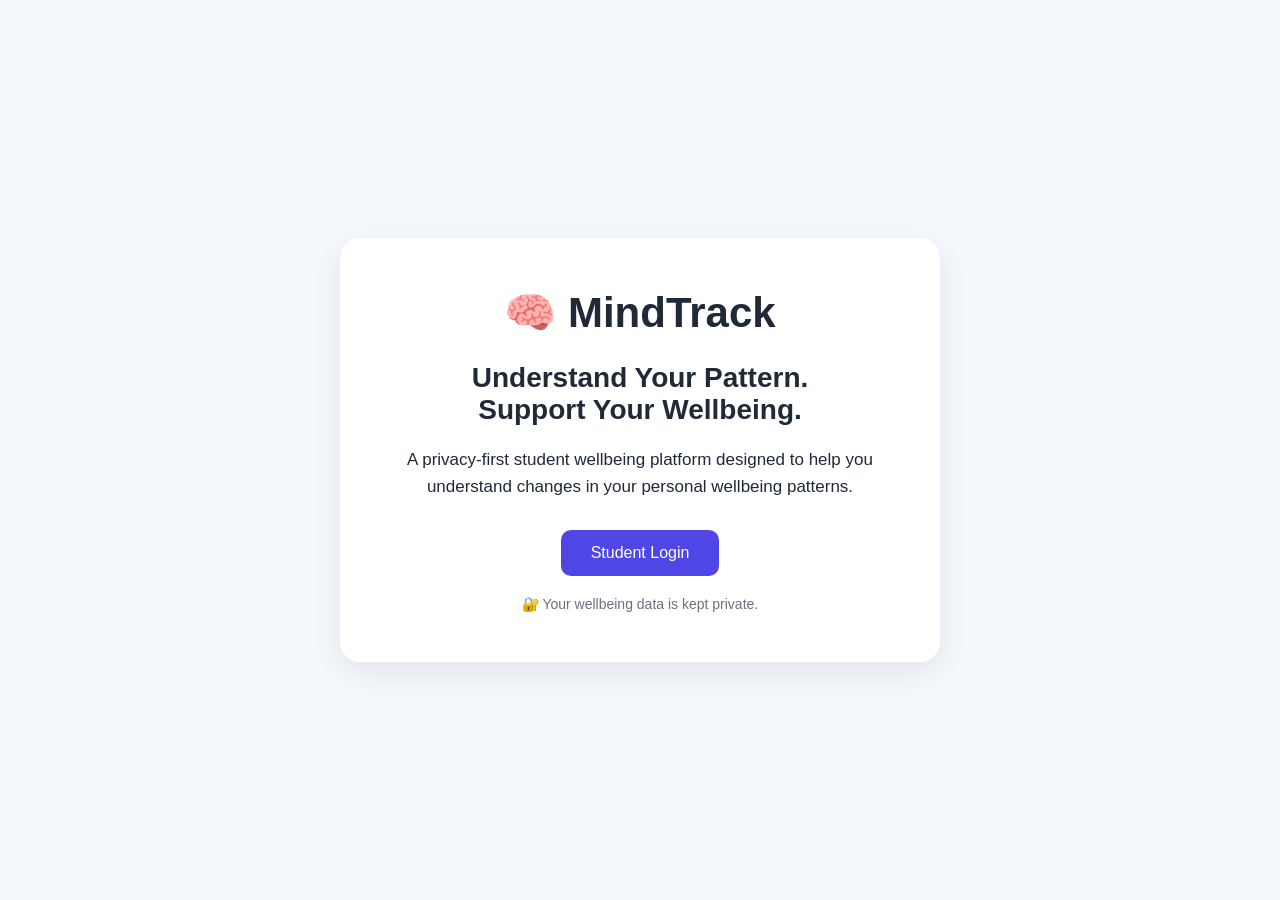
<file: index.html>
<!DOCTYPE html>
<html lang="en">
<head>
    <meta charset="UTF-8">
    <meta name="viewport" content="width=device-width, initial-scale=1.0">

    <title>MindTrack</title>

    <link rel="stylesheet" href="style.css">
</head>

<body>

    <div class="welcome-container">

        <div class="welcome-card">

            <h1>🧠 MindTrack</h1>

            <h2>Understand Your Pattern.<br>
                Support Your Wellbeing.</h2>

            <p>
                A privacy-first student wellbeing platform
                designed to help you understand changes
                in your personal wellbeing patterns.
            </p>

            <button onclick="window.location.href='login.html'">
              Student Login
            </button>

            <div class="privacy-note">
                🔐 Your wellbeing data is kept private.
            </div>

        </div>

    </div>

    <script src="script.js"></script>

</body>
</html>
</file>
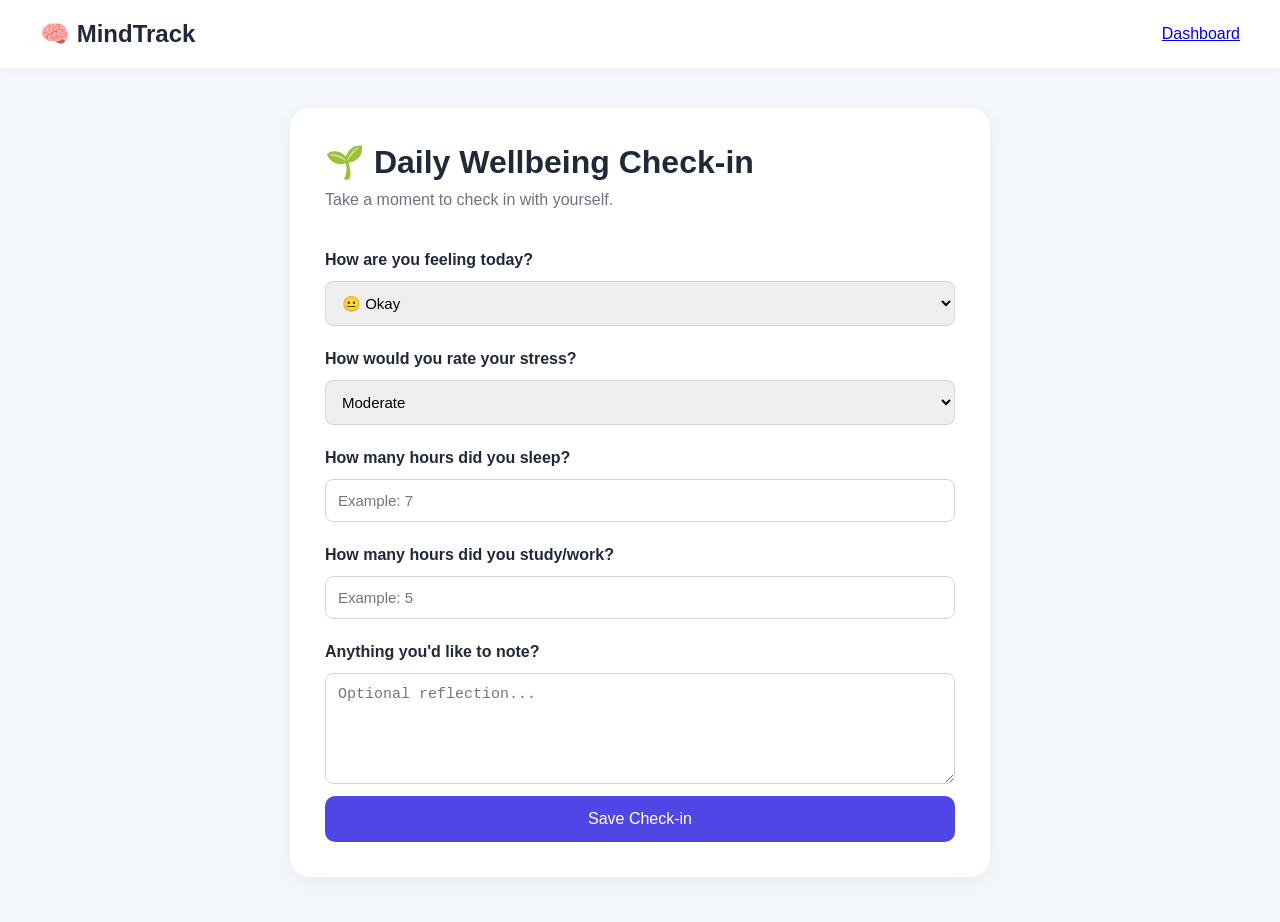
<file: checkin.html>
<!DOCTYPE html>
<html lang="en">

<head>

    <meta charset="UTF-8">

    <meta name="viewport"
          content="width=device-width, initial-scale=1.0">

    <title>Daily Check-in</title>

    <link rel="stylesheet" href="style.css">

</head>

<body>

    <header class="topbar">

        <h2>🧠 MindTrack</h2>

        <a href="dashboard.html">Dashboard</a>

    </header>


    <main class="checkin-container">

        <div class="checkin-card">

            <h1>🌱 Daily Wellbeing Check-in</h1>

            <p>
                Take a moment to check in with yourself.
            </p>


            <form id="checkinForm">


                <label>
                    How are you feeling today?
                </label>

                <select id="mood">

                    <option value="1">😞 Very Low</option>
                    <option value="2">🙁 Low</option>
                    <option value="3" selected>😐 Okay</option>
                    <option value="4">🙂 Good</option>
                    <option value="5">😄 Very Good</option>

                </select>


                <label>
                    How would you rate your stress?
                </label>

                <select id="stress">

                    <option value="1">Very Low</option>
                    <option value="2">Low</option>
                    <option value="3" selected>Moderate</option>
                    <option value="4">High</option>
                    <option value="5">Very High</option>

                </select>


                <label>
                    How many hours did you sleep?
                </label>

                <input
                    type="number"
                    id="sleep"
                    min="0"
                    max="24"
                    step="0.5"
                    placeholder="Example: 7"
                    required
                >


                <label>
                    How many hours did you study/work?
                </label>

                <input
                    type="number"
                    id="study"
                    min="0"
                    max="24"
                    step="0.5"
                    placeholder="Example: 5"
                    required
                >


                <label>
                    Anything you'd like to note?
                </label>

                <textarea
                    id="journal"
                    rows="5"
                    placeholder="Optional reflection..."
                ></textarea>


                <button type="submit">
                    Save Check-in
                </button>


            </form>

        </div>

    </main>


    <script src="checkin.js"></script>

</body>

</html>
</file>
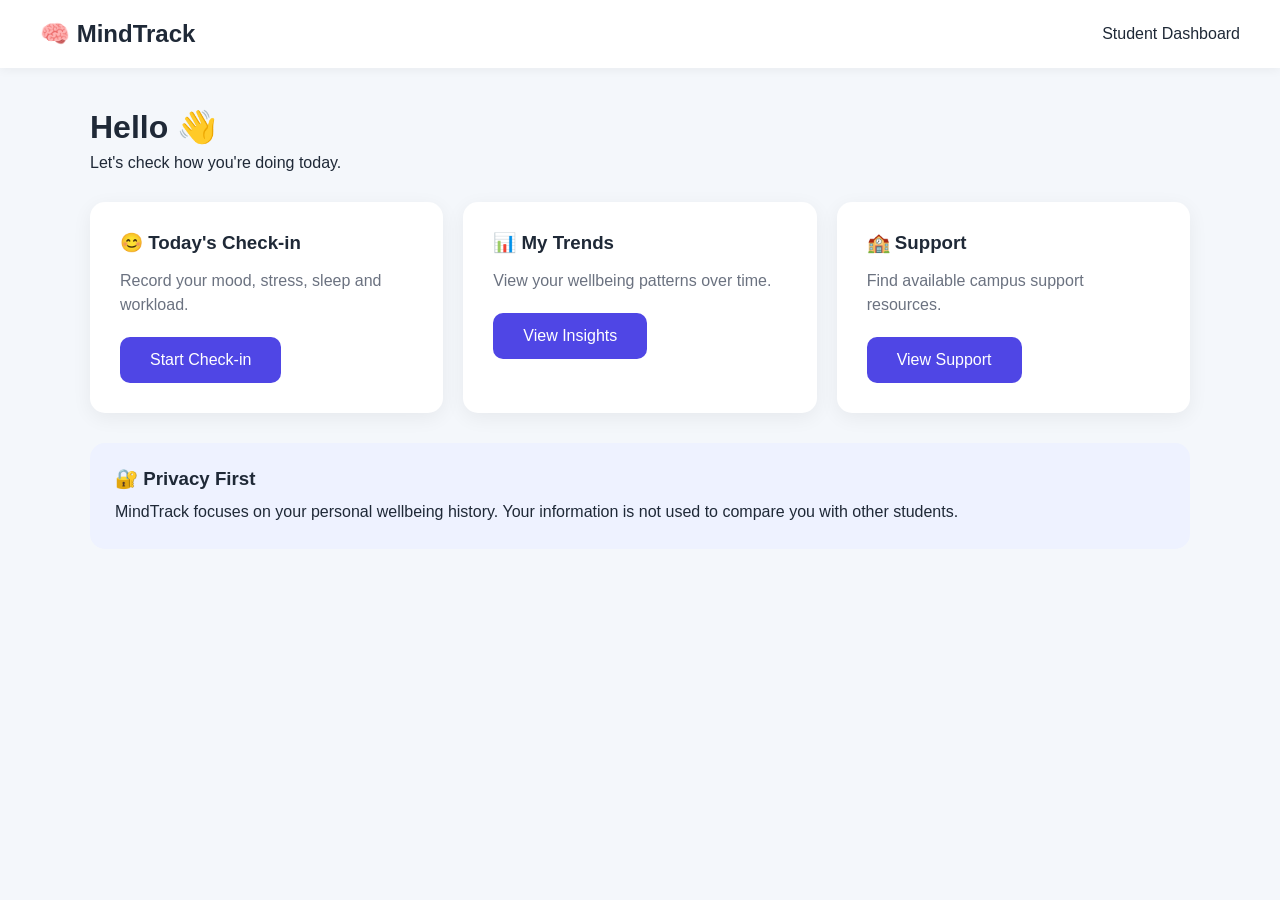
<file: dashboard.html>
<!DOCTYPE html>
<html lang="en">

<head>

    <meta charset="UTF-8">

    <meta name="viewport"
          content="width=device-width, initial-scale=1.0">

    <title>MindTrack Dashboard</title>

    <link rel="stylesheet" href="style.css">

</head>

<body>

    <header class="topbar">

        <h2>🧠 MindTrack</h2>

        <span>Student Dashboard</span>

    </header>


    <main class="dashboard">

        <section class="welcome-section">

            <h1>Hello 👋</h1>

            <p>
                Let's check how you're doing today.
            </p>

        </section>


        <section class="dashboard-grid">


            <div class="dashboard-card">

                <h3>😊 Today's Check-in</h3>

                <p>
                    Record your mood, stress,
                    sleep and workload.
                </p>

                <button onclick="openCheckin()">
                    Start Check-in
                </button>

            </div>


            <div class="dashboard-card">

                <h3>📊 My Trends</h3>

                <p>
                    View your wellbeing patterns
                    over time.
                </p>

                <button onclick="openInsights()">
                    View Insights
                </button>

            </div>


            <div class="dashboard-card">

                <h3>🏫 Support</h3>

                <p>
                    Find available campus
                    support resources.
                </p>

                <button onclick="openSupport()">
                    View Support
                </button>

            </div>


        </section>


        <section class="privacy-box">

            <h3>🔐 Privacy First</h3>

            <p>
                MindTrack focuses on your personal
                wellbeing history. Your information
                is not used to compare you with other
                students.
            </p>

        </section>

    </main>


    <script>

        function openCheckin() {
            window.location.href = "checkin.html";
        }

        function openInsights() {
            window.location.href = "insights.html";
        }

        function openSupport() {
            window.location.href = "support.html";
        }

    </script>

</body>

</html>
</file>
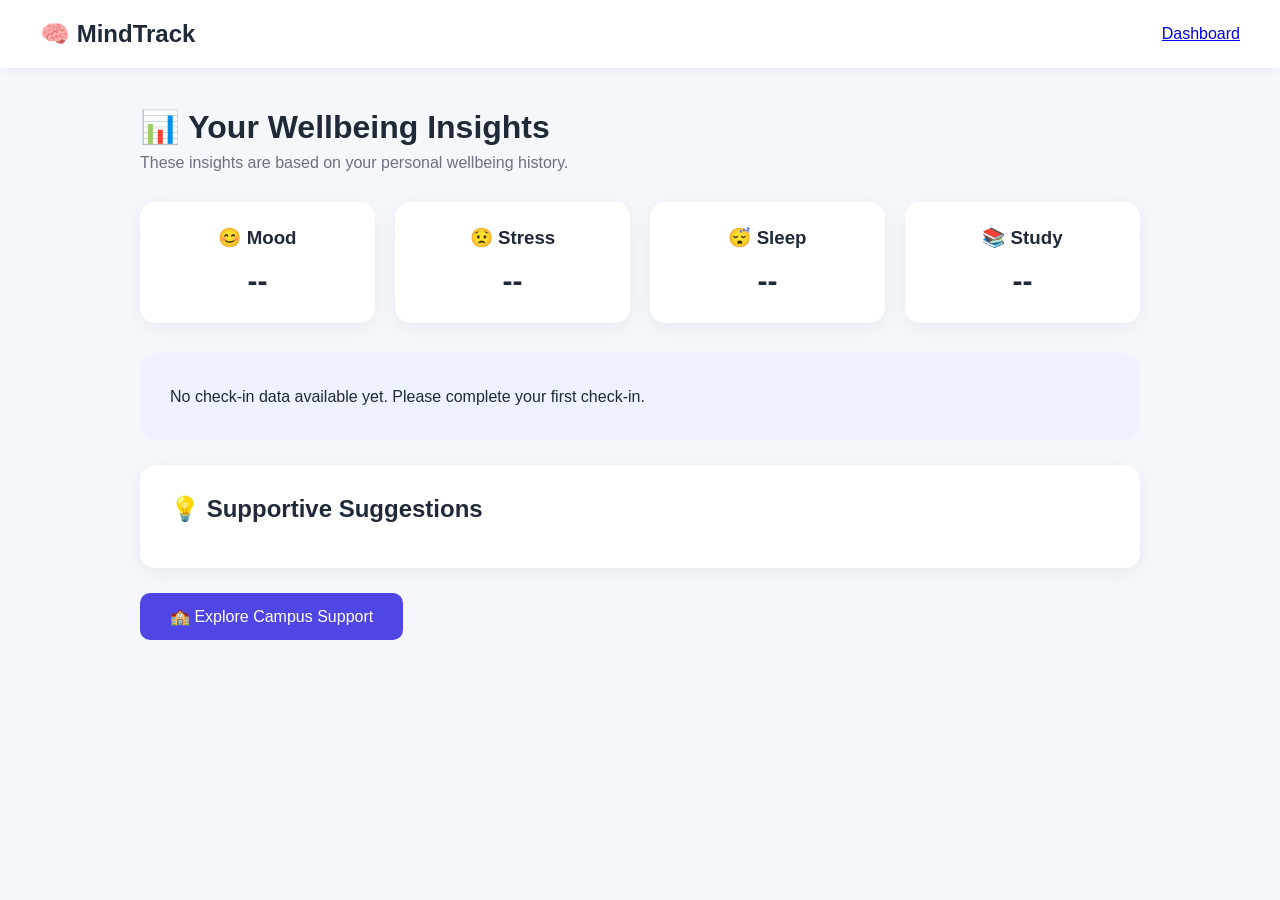
<file: insights.html>
<!DOCTYPE html>
<html lang="en">

<head>

    <meta charset="UTF-8">

    <meta name="viewport"
          content="width=device-width, initial-scale=1.0">

    <title>MindTrack Insights</title>

    <link rel="stylesheet" href="style.css">

</head>

<body>

<header class="topbar">

    <h2>🧠 MindTrack</h2>

    <a href="dashboard.html">Dashboard</a>

</header>


<main class="insights-container">

    <h1>📊 Your Wellbeing Insights</h1>

    <p>
        These insights are based on your personal
        wellbeing history.
    </p>


    <div class="metrics">

        <div class="metric-card">

            <h3>😊 Mood</h3>

            <div id="moodValue">
                --
            </div>

        </div>


        <div class="metric-card">

            <h3>😟 Stress</h3>

            <div id="stressValue">
                --
            </div>

        </div>


        <div class="metric-card">

            <h3>😴 Sleep</h3>

            <div id="sleepValue">
                --
            </div>

        </div>


        <div class="metric-card">

            <h3>📚 Study</h3>

            <div id="studyValue">
                --
            </div>

        </div>

    </div>


    <div id="patternBox"
         class="pattern-box">

        Loading your pattern...

    </div>


    <div class="suggestions-card">

        <h2>💡 Supportive Suggestions</h2>

        <ul id="suggestionsList">

        </ul>

    </div>


    <button onclick="goToSupport()">

        🏫 Explore Campus Support

    </button>


</main>


<script src="insights.js"></script>

</body>

</html>
</file>
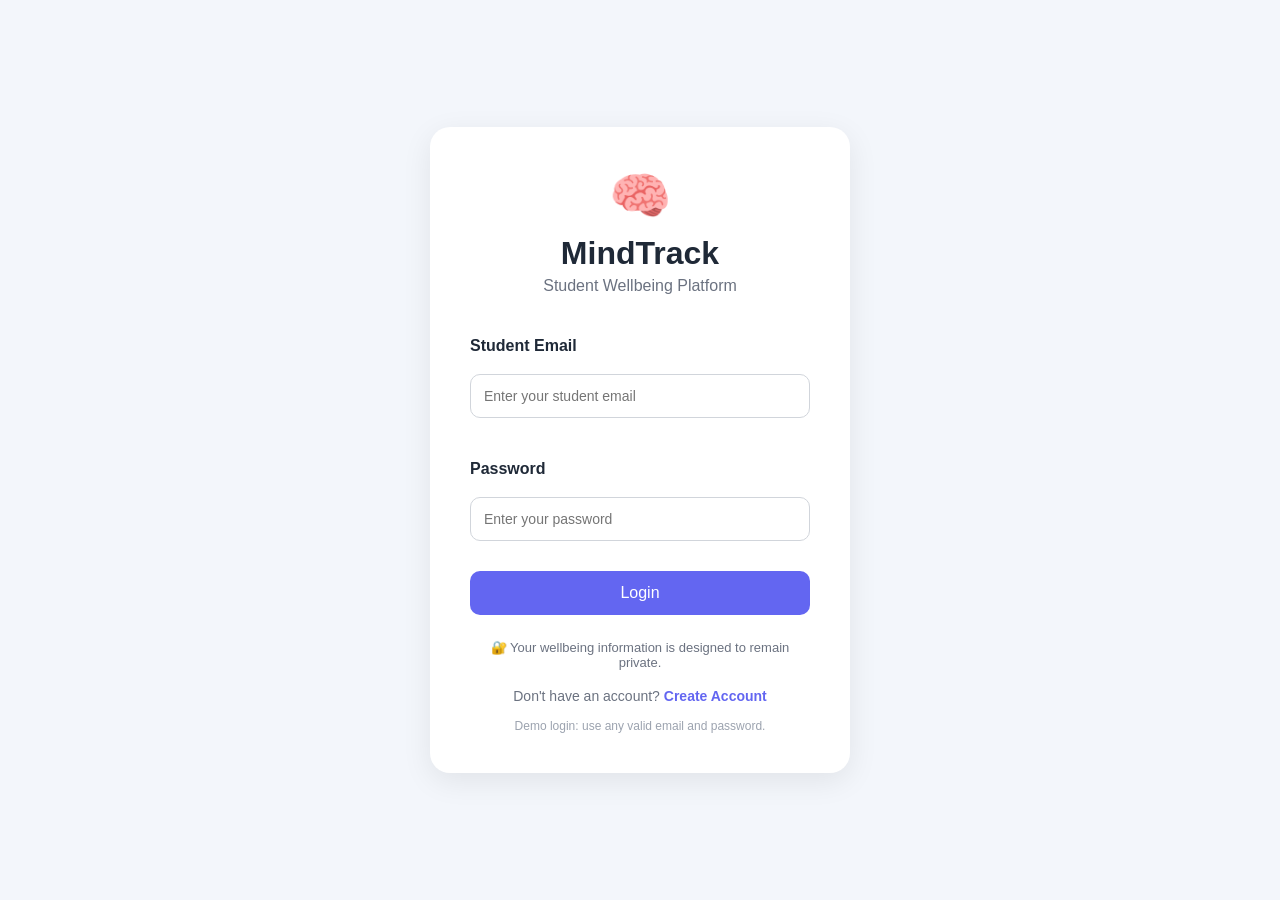
<file: login.html>
<!DOCTYPE html>
<html lang="en">
<head>
    <meta charset="UTF-8">
    <meta name="viewport" content="width=device-width, initial-scale=1.0">

    <title>Student Login - MindTrack</title>

    <link rel="stylesheet" href="style.css">
</head>

<body>

<div class="login-container">

    <div class="login-card">

        <div class="login-icon">
            🧠
        </div>

        <h1>MindTrack</h1>

        <p class="login-subtitle">
            Student Wellbeing Platform
        </p>

        <form id="loginForm">

            <label>Student Email</label>

            <input
                type="email"
                id="email"
                placeholder="Enter your student email"
                required
            >

            <label>Password</label>

            <input
                type="password"
                id="password"
                placeholder="Enter your password"
                required
            >

            <button type="submit">
                Login
            </button>

        </form>

        
    <p class="login-note">
    🔐 Your wellbeing information is designed to remain private.
</p>

<p class="signup-link">
    Don't have an account?
    <a href="signup.html">Create Account</a>
</p>

        <p class="demo-note">
            Demo login: use any valid email and password.
        </p>

    </div>

</div>

<script src="login.js"></script>

</body>
</html>
</file>
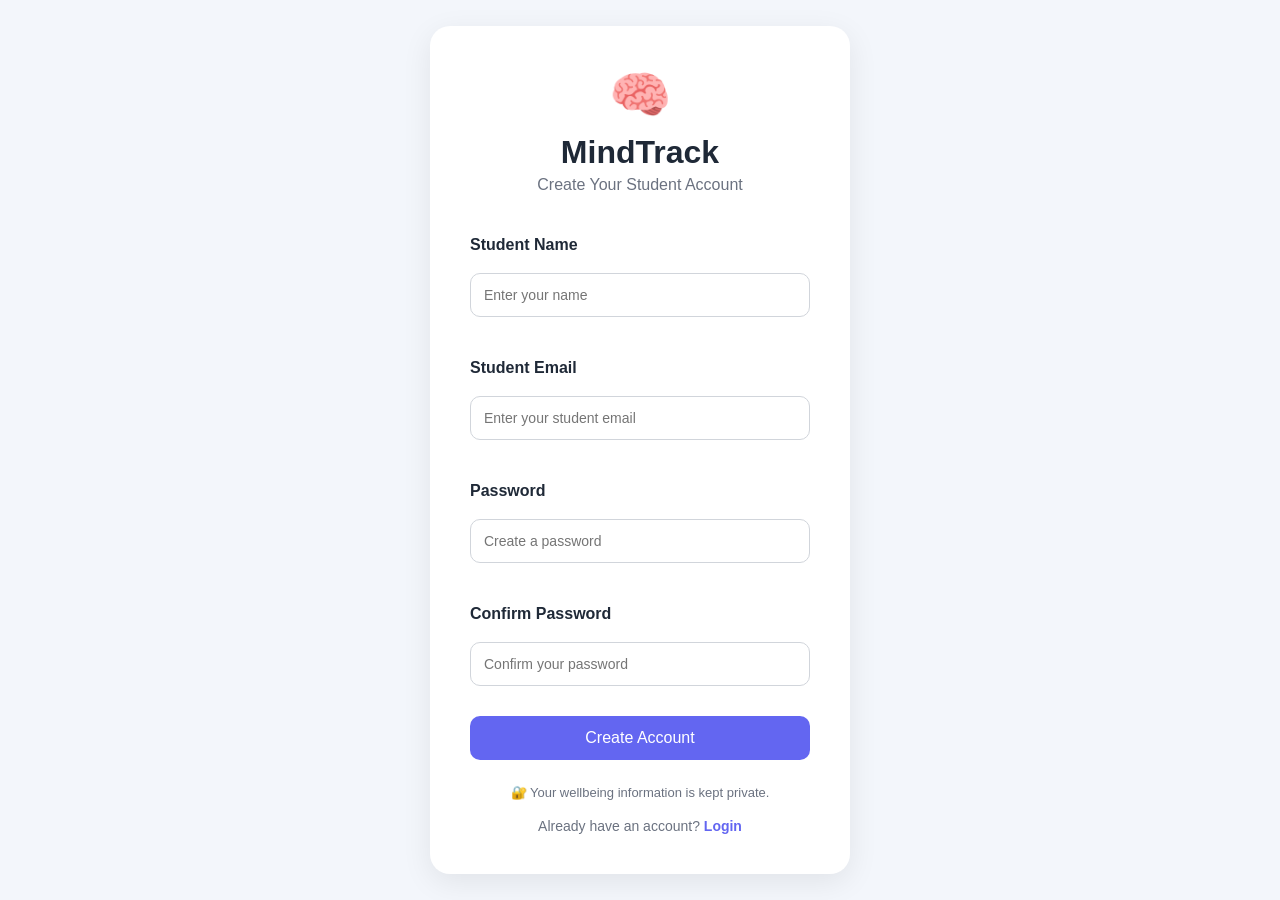
<file: signup.html>
<!DOCTYPE html>
<html lang="en">

<head>
    <meta charset="UTF-8">
    <meta name="viewport" content="width=device-width, initial-scale=1.0">

    <title>Student Signup - MindTrack</title>

    <link rel="stylesheet" href="style.css">
</head>

<body>

<div class="login-container">

    <div class="login-card">

        <div class="login-icon">
            🧠
        </div>

        <h1>MindTrack</h1>

        <p class="login-subtitle">
            Create Your Student Account
        </p>

        <form id="signupForm">

            <label>Student Name</label>

            <input
                type="text"
                id="studentName"
                placeholder="Enter your name"
                required
            >

            <label>Student Email</label>

            <input
                type="email"
                id="studentEmail"
                placeholder="Enter your student email"
                required
            >

            <label>Password</label>

            <input
                type="password"
                id="studentPassword"
                placeholder="Create a password"
                required
            >

            <label>Confirm Password</label>

            <input
                type="password"
                id="confirmPassword"
                placeholder="Confirm your password"
                required
            >

            <button type="submit">
                Create Account
            </button>

        </form>

        <p class="login-note">
            🔐 Your wellbeing information is kept private.
        </p>

        <p class="signup-link">
            Already have an account?
            <a href="login.html">Login</a>
        </p>

    </div>

</div>

<script src="signup.js"></script>

</body>
</html>
</file>
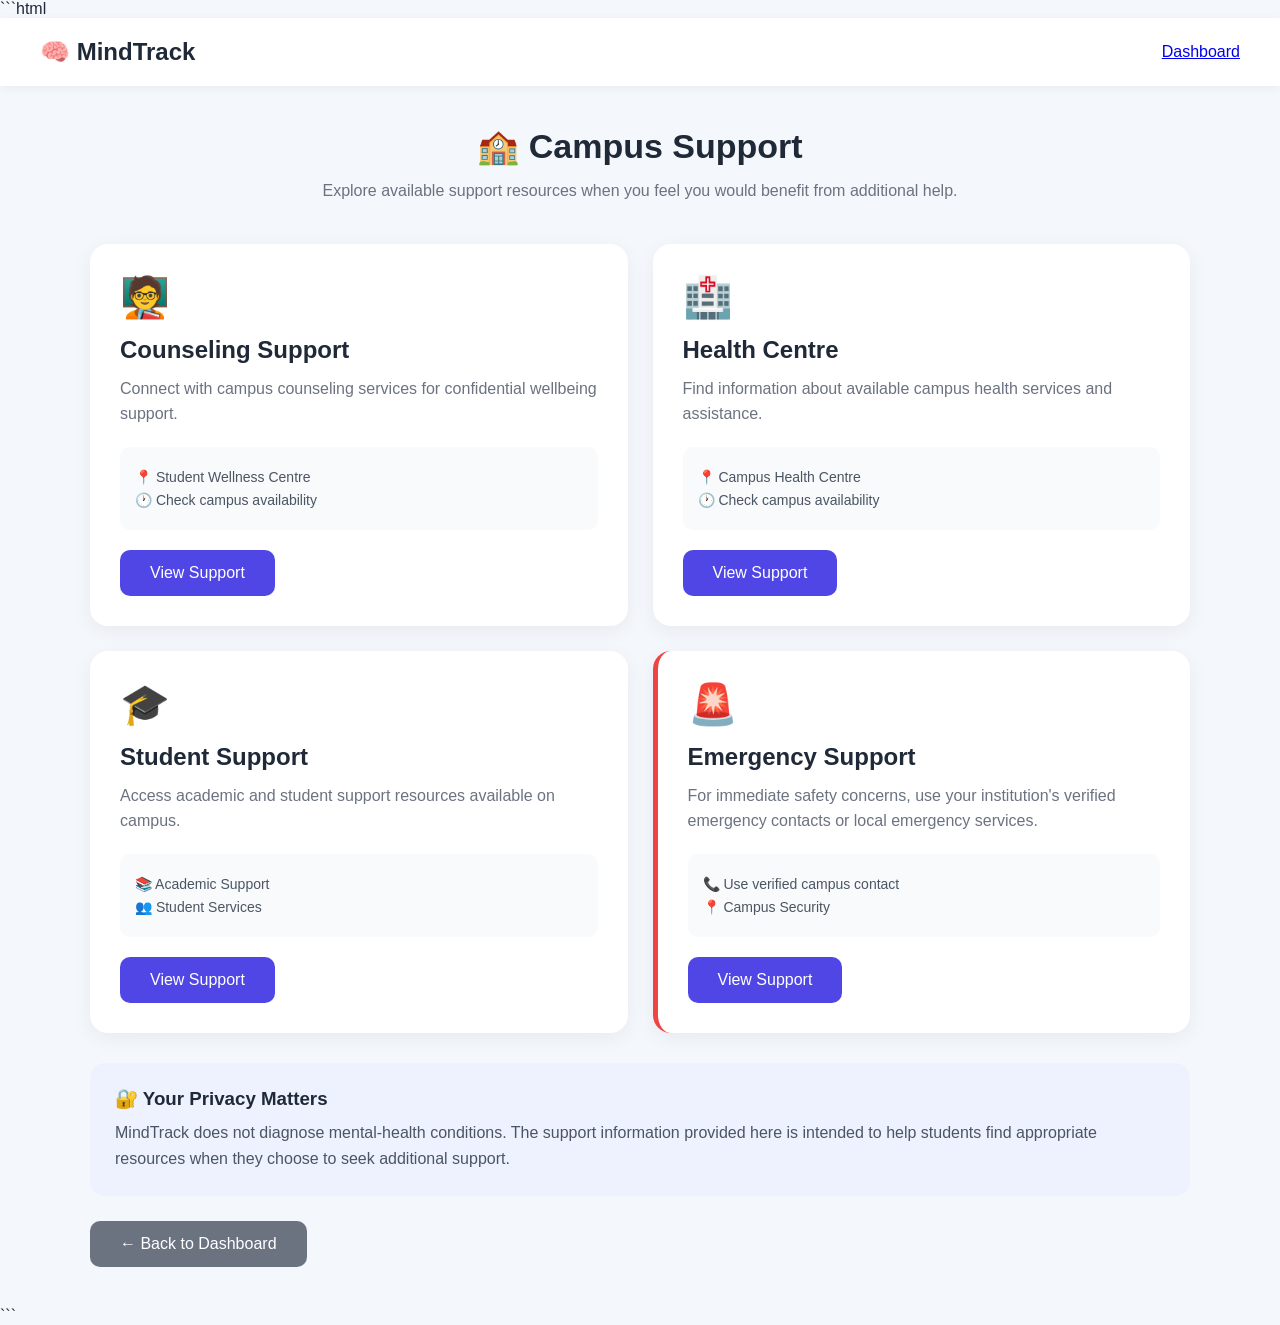
<file: support.html>
```html
<!DOCTYPE html>
<html lang="en">

<head>

    <meta charset="UTF-8">

    <meta name="viewport"
          content="width=device-width, initial-scale=1.0">

    <title>Campus Support - MindTrack</title>

    <link rel="stylesheet" href="style.css">

</head>

<body>

    <!-- Top Navigation -->

    <header class="topbar">

        <h2>🧠 MindTrack</h2>

        <a href="dashboard.html">Dashboard</a>

    </header>


    <!-- Main Content -->

    <main class="support-container">

        <div class="support-header">

            <h1>🏫 Campus Support</h1>

            <p>
                Explore available support resources when
                you feel you would benefit from additional help.
            </p>

        </div>


        <!-- Support Cards -->

        <section class="support-grid">


            <!-- Counseling -->

            <div class="support-card">

                <div class="support-icon">
                    🧑‍🏫
                </div>

                <h2>Counseling Support</h2>

                <p>
                    Connect with campus counseling services
                    for confidential wellbeing support.
                </p>

                <div class="support-info">

                    <p>📍 Student Wellness Centre</p>

                    <p>🕐 Check campus availability</p>

                </div>

                <button onclick="showMessage('Counseling Support')">
                    View Support
                </button>

            </div>


            <!-- Health Centre -->

            <div class="support-card">

                <div class="support-icon">
                    🏥
                </div>

                <h2>Health Centre</h2>

                <p>
                    Find information about available campus
                    health services and assistance.
                </p>

                <div class="support-info">

                    <p>📍 Campus Health Centre</p>

                    <p>🕐 Check campus availability</p>

                </div>

                <button onclick="showMessage('Health Centre')">
                    View Support
                </button>

            </div>


            <!-- Student Support -->

            <div class="support-card">

                <div class="support-icon">
                    🎓
                </div>

                <h2>Student Support</h2>

                <p>
                    Access academic and student support
                    resources available on campus.
                </p>

                <div class="support-info">

                    <p>📚 Academic Support</p>

                    <p>👥 Student Services</p>

                </div>

                <button onclick="showMessage('Student Support')">
                    View Support
                </button>

            </div>


            <!-- Emergency -->

            <div class="support-card emergency-card">

                <div class="support-icon">
                    🚨
                </div>

                <h2>Emergency Support</h2>

                <p>
                    For immediate safety concerns, use your
                    institution's verified emergency contacts
                    or local emergency services.
                </p>

                <div class="support-info">

                    <p>📞 Use verified campus contact</p>

                    <p>📍 Campus Security</p>

                </div>

                <button onclick="showMessage('Emergency Support')">
                    View Support
                </button>

            </div>


        </section>


        <!-- Privacy Notice -->

        <section class="support-privacy">

            <h3>🔐 Your Privacy Matters</h3>

            <p>
                MindTrack does not diagnose mental-health
                conditions. The support information provided
                here is intended to help students find
                appropriate resources when they choose to
                seek additional support.
            </p>

        </section>


        <!-- Back Button -->

        <button
            class="back-button"
            onclick="goBack()">

            ← Back to Dashboard

        </button>


    </main>


    <script>

        function showMessage(service) {

            alert(
                service +
                " information can be connected to verified campus resources."
            );

        }


        function goBack() {

            window.location.href = "dashboard.html";

        }

    </script>

</body>

</html>
```
</file>
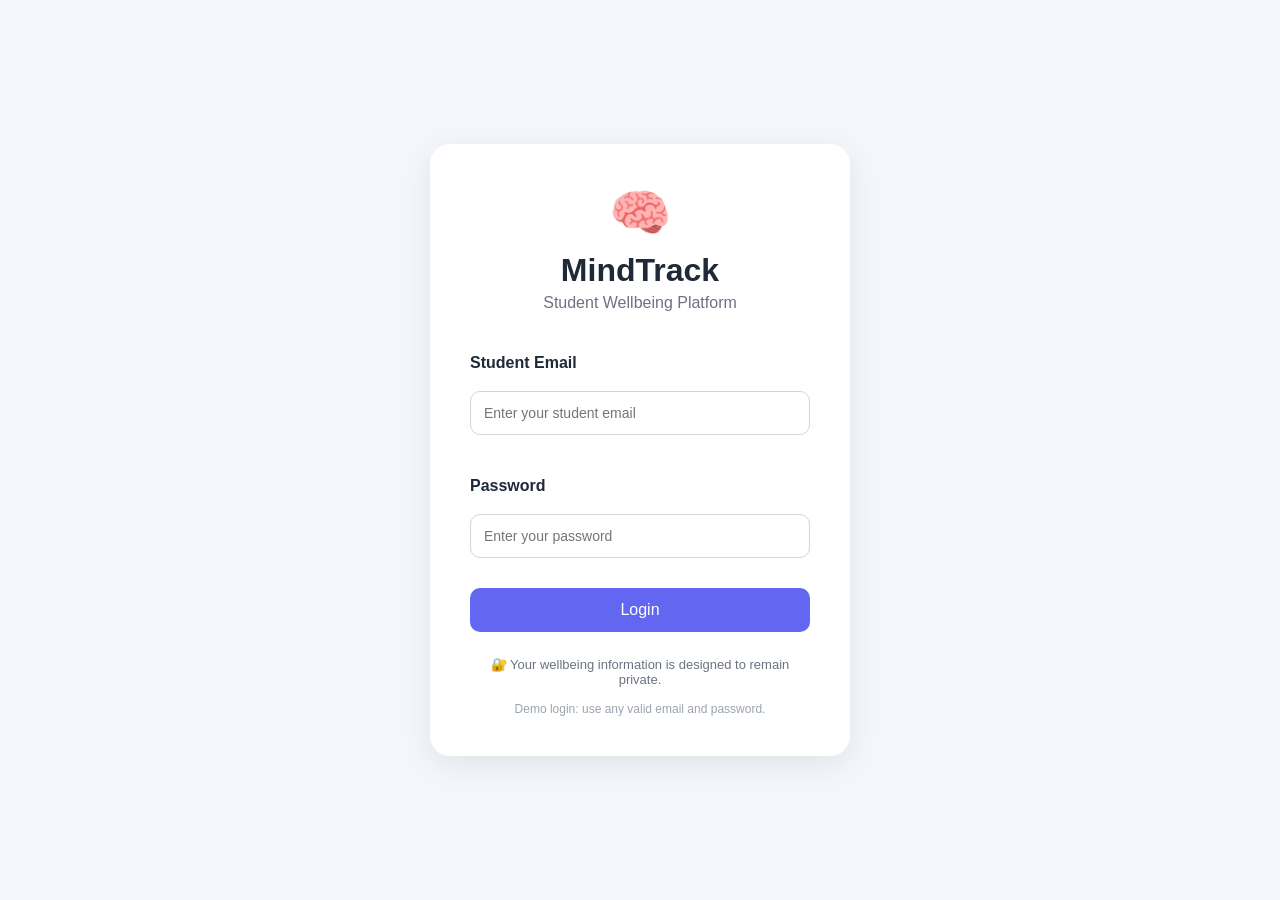
<file: MINDTRACK/login.html>
<!DOCTYPE html>
<html lang="en">
<head>
    <meta charset="UTF-8">
    <meta name="viewport" content="width=device-width, initial-scale=1.0">

    <title>Student Login - MindTrack</title>

    <link rel="stylesheet" href="style.css">
</head>

<body>

<div class="login-container">

    <div class="login-card">

        <div class="login-icon">
            🧠
        </div>

        <h1>MindTrack</h1>

        <p class="login-subtitle">
            Student Wellbeing Platform
        </p>

        <form id="loginForm">

            <label>Student Email</label>

            <input
                type="email"
                id="email"
                placeholder="Enter your student email"
                required
            >

            <label>Password</label>

            <input
                type="password"
                id="password"
                placeholder="Enter your password"
                required
            >

            <button type="submit">
                Login
            </button>

        </form>

        <p class="login-note">
            🔐 Your wellbeing information is designed to remain private.
        </p>

        <p class="demo-note">
            Demo login: use any valid email and password.
        </p>

    </div>

</div>

<script src="login.js"></script>

</body>
</html>
</file>
<file: style.css>
* {
    margin: 0;
    padding: 0;
    box-sizing: border-box;
}

body {
    font-family: Arial, sans-serif;
    background: #f4f7fb;
    color: #1f2937;
}

.welcome-container {
    min-height: 100vh;
    display: flex;
    justify-content: center;
    align-items: center;
}

.welcome-card {
    width: 90%;
    max-width: 600px;
    background: white;
    padding: 50px;
    border-radius: 20px;
    text-align: center;
    box-shadow: 0 10px 30px rgba(0,0,0,0.08);
}

.welcome-card h1 {
    font-size: 42px;
    margin-bottom: 25px;
}

.welcome-card h2 {
    font-size: 28px;
    margin-bottom: 20px;
}

.welcome-card p {
    font-size: 17px;
    line-height: 1.6;
    margin-bottom: 30px;
}

button {
    padding: 14px 30px;
    border: none;
    border-radius: 10px;
    background: #4f46e5;
    color: white;
    font-size: 16px;
    cursor: pointer;
}

button:hover {
    opacity: 0.9;
}

.privacy-note {
    margin-top: 20px;
    font-size: 14px;
    color: #6b7280;
}
.topbar {
    background: white;
    padding: 20px 40px;
    display: flex;
    justify-content: space-between;
    align-items: center;
    box-shadow: 0 2px 10px rgba(0,0,0,0.05);
}

.dashboard {
    width: 90%;
    max-width: 1100px;
    margin: 40px auto;
}

.welcome-section {
    margin-bottom: 30px;
}

.welcome-section h1 {
    font-size: 32px;
    margin-bottom: 8px;
}

.dashboard-grid {
    display: grid;
    grid-template-columns: repeat(3, 1fr);
    gap: 20px;
}

.dashboard-card {
    background: white;
    padding: 30px;
    border-radius: 15px;
    box-shadow: 0 5px 20px rgba(0,0,0,0.06);
}

.dashboard-card h3 {
    margin-bottom: 15px;
}

.dashboard-card p {
    line-height: 1.5;
    margin-bottom: 20px;
    color: #6b7280;
}

.privacy-box {
    background: #eef2ff;
    margin-top: 30px;
    padding: 25px;
    border-radius: 15px;
}

.privacy-box p {
    margin-top: 10px;
    line-height: 1.5;
}

@media(max-width: 800px) {

    .dashboard-grid {
        grid-template-columns: 1fr;
    }

    .topbar {
        padding: 15px 20px;
    }

}
.checkin-container {
    width: 90%;
    max-width: 700px;
    margin: 40px auto;
}

.checkin-card {
    background: white;
    padding: 35px;
    border-radius: 20px;
    box-shadow: 0 5px 20px rgba(0,0,0,0.06);
}

.checkin-card h1 {
    margin-bottom: 10px;
}

.checkin-card > p {
    color: #6b7280;
    margin-bottom: 30px;
}

form {
    display: flex;
    flex-direction: column;
    gap: 12px;
}

label {
    font-weight: bold;
    margin-top: 12px;
}

input,
select,
textarea {
    width: 100%;
    padding: 12px;
    border: 1px solid #d1d5db;
    border-radius: 8px;
    font-size: 15px;
}

textarea {
    resize: vertical;
}
.insights-container {
    width: 90%;
    max-width: 1000px;
    margin: 40px auto;
}

.insights-container > p {
    color: #6b7280;
    margin-top: 8px;
    margin-bottom: 30px;
}

.metrics {
    display: grid;
    grid-template-columns: repeat(4, 1fr);
    gap: 20px;
    margin-bottom: 30px;
}

.metric-card {
    background: white;
    padding: 25px;
    border-radius: 15px;
    text-align: center;
    box-shadow: 0 5px 20px rgba(0,0,0,0.06);
}

.metric-card h3 {
    margin-bottom: 15px;
}

.metric-card div {
    font-size: 30px;
    font-weight: bold;
}

.pattern-box {
    background: #eef2ff;
    padding: 30px;
    border-radius: 15px;
    margin-bottom: 25px;
    line-height: 1.7;
}

.suggestions-card {
    background: white;
    padding: 30px;
    border-radius: 15px;
    margin-bottom: 25px;
    box-shadow: 0 5px 20px rgba(0,0,0,0.06);
}

.suggestions-card h2 {
    margin-bottom: 15px;
}

.suggestions-card li {
    margin-bottom: 10px;
}

@media(max-width: 800px) {

    .metrics {
        grid-template-columns: repeat(2, 1fr);
    }

}

@media(max-width: 500px) {

    .metrics {
        grid-template-columns: 1fr;
    }

}
/* =====================================
   CAMPUS SUPPORT PAGE
===================================== */

.support-container {
    width: 90%;
    max-width: 1100px;
    margin: 40px auto;
}

.support-header {
    text-align: center;
    margin-bottom: 40px;
}

.support-header h1 {
    font-size: 34px;
    margin-bottom: 12px;
}

.support-header p {
    color: #6b7280;
    max-width: 650px;
    margin: auto;
    line-height: 1.6;
}


/* Support Cards */

.support-grid {
    display: grid;
    grid-template-columns: repeat(2, 1fr);
    gap: 25px;
}

.support-card {
    background: white;
    padding: 30px;
    border-radius: 18px;

    box-shadow: 0 5px 20px rgba(0, 0, 0, 0.06);

    transition: transform 0.2s ease,
                box-shadow 0.2s ease;
}

.support-card:hover {
    transform: translateY(-5px);

    box-shadow:
        0 10px 25px rgba(0, 0, 0, 0.10);
}


/* Icons */

.support-icon {
    font-size: 40px;
    margin-bottom: 15px;
}

.support-card h2 {
    margin-bottom: 12px;
}

.support-card > p {
    color: #6b7280;
    line-height: 1.6;
    margin-bottom: 20px;
}


/* Information */

.support-info {
    background: #f8fafc;

    padding: 15px;

    border-radius: 10px;

    margin-bottom: 20px;
}

.support-info p {
    margin: 7px 0;

    font-size: 14px;

    color: #4b5563;
}


/* Emergency Card */

.emergency-card {
    border-left: 5px solid #ef4444;
}


/* Privacy */

.support-privacy {
    margin-top: 30px;

    background: #eef2ff;

    padding: 25px;

    border-radius: 15px;
}

.support-privacy h3 {
    margin-bottom: 10px;
}

.support-privacy p {
    color: #4b5563;

    line-height: 1.6;
}


/* Back Button */

.back-button {
    margin-top: 25px;

    background: #6b7280;
}


/* Mobile */

@media (max-width: 800px) {

    .support-grid {
        grid-template-columns: 1fr;
    }

}

@media (max-width: 500px) {

    .support-container {
        width: 92%;
    }

    .support-header h1 {
        font-size: 28px;
    }

    .support-card {
        padding: 22px;
    }

}
/* =====================================
   STUDENT LOGIN PAGE
===================================== */

.login-container {
    min-height: 100vh;
    display: flex;
    justify-content: center;
    align-items: center;
    background: #f3f6fb;
    padding: 20px;
}

.login-card {
    width: 100%;
    max-width: 420px;
    background: white;
    padding: 40px;
    border-radius: 20px;
    box-shadow: 0 8px 30px rgba(0, 0, 0, 0.08);
    text-align: center;
}

.login-icon {
    font-size: 50px;
    margin-bottom: 10px;
}

.login-card h1 {
    margin-bottom: 5px;
}

.login-subtitle {
    color: #6b7280;
    margin-bottom: 30px;
}

.login-card form {
    text-align: left;
}

.login-card label {
    display: block;
    margin-bottom: 7px;
    font-weight: 600;
}

.login-card input {
    width: 100%;
    padding: 13px;
    margin-bottom: 18px;
    border: 1px solid #d1d5db;
    border-radius: 10px;
    box-sizing: border-box;
    font-size: 14px;
}

.login-card input:focus {
    outline: none;
    border-color: #6366f1;
}

.login-card button {
    width: 100%;
    padding: 13px;
    border: none;
    border-radius: 10px;
    background: #6366f1;
    color: white;
    font-size: 16px;
    cursor: pointer;
}

.login-card button:hover {
    background: #4f46e5;
}

.login-note {
    margin-top: 25px;
    font-size: 13px;
    color: #6b7280;
}

.demo-note {
    margin-top: 15px;
    font-size: 12px;
    color: #9ca3af;
}

@media (max-width: 500px) {

    .login-card {
        padding: 28px 22px;
    }

}
/* =====================================
   SIGNUP LINK
===================================== */

.signup-link {
    margin-top: 18px;
    font-size: 14px;
    color: #6b7280;
}

.signup-link a {
    color: #6366f1;
    text-decoration: none;
    font-weight: 600;
}

.signup-link a:hover {
    text-decoration: underline;
}
</file>
<file: MINDTRACK/style.css>
* {
    margin: 0;
    padding: 0;
    box-sizing: border-box;
}

body {
    font-family: Arial, sans-serif;
    background: #f4f7fb;
    color: #1f2937;
}

.welcome-container {
    min-height: 100vh;
    display: flex;
    justify-content: center;
    align-items: center;
}

.welcome-card {
    width: 90%;
    max-width: 600px;
    background: white;
    padding: 50px;
    border-radius: 20px;
    text-align: center;
    box-shadow: 0 10px 30px rgba(0,0,0,0.08);
}

.welcome-card h1 {
    font-size: 42px;
    margin-bottom: 25px;
}

.welcome-card h2 {
    font-size: 28px;
    margin-bottom: 20px;
}

.welcome-card p {
    font-size: 17px;
    line-height: 1.6;
    margin-bottom: 30px;
}

button {
    padding: 14px 30px;
    border: none;
    border-radius: 10px;
    background: #4f46e5;
    color: white;
    font-size: 16px;
    cursor: pointer;
}

button:hover {
    opacity: 0.9;
}

.privacy-note {
    margin-top: 20px;
    font-size: 14px;
    color: #6b7280;
}
.topbar {
    background: white;
    padding: 20px 40px;
    display: flex;
    justify-content: space-between;
    align-items: center;
    box-shadow: 0 2px 10px rgba(0,0,0,0.05);
}

.dashboard {
    width: 90%;
    max-width: 1100px;
    margin: 40px auto;
}

.welcome-section {
    margin-bottom: 30px;
}

.welcome-section h1 {
    font-size: 32px;
    margin-bottom: 8px;
}

.dashboard-grid {
    display: grid;
    grid-template-columns: repeat(3, 1fr);
    gap: 20px;
}

.dashboard-card {
    background: white;
    padding: 30px;
    border-radius: 15px;
    box-shadow: 0 5px 20px rgba(0,0,0,0.06);
}

.dashboard-card h3 {
    margin-bottom: 15px;
}

.dashboard-card p {
    line-height: 1.5;
    margin-bottom: 20px;
    color: #6b7280;
}

.privacy-box {
    background: #eef2ff;
    margin-top: 30px;
    padding: 25px;
    border-radius: 15px;
}

.privacy-box p {
    margin-top: 10px;
    line-height: 1.5;
}

@media(max-width: 800px) {

    .dashboard-grid {
        grid-template-columns: 1fr;
    }

    .topbar {
        padding: 15px 20px;
    }

}
.checkin-container {
    width: 90%;
    max-width: 700px;
    margin: 40px auto;
}

.checkin-card {
    background: white;
    padding: 35px;
    border-radius: 20px;
    box-shadow: 0 5px 20px rgba(0,0,0,0.06);
}

.checkin-card h1 {
    margin-bottom: 10px;
}

.checkin-card > p {
    color: #6b7280;
    margin-bottom: 30px;
}

form {
    display: flex;
    flex-direction: column;
    gap: 12px;
}

label {
    font-weight: bold;
    margin-top: 12px;
}

input,
select,
textarea {
    width: 100%;
    padding: 12px;
    border: 1px solid #d1d5db;
    border-radius: 8px;
    font-size: 15px;
}

textarea {
    resize: vertical;
}
.insights-container {
    width: 90%;
    max-width: 1000px;
    margin: 40px auto;
}

.insights-container > p {
    color: #6b7280;
    margin-top: 8px;
    margin-bottom: 30px;
}

.metrics {
    display: grid;
    grid-template-columns: repeat(4, 1fr);
    gap: 20px;
    margin-bottom: 30px;
}

.metric-card {
    background: white;
    padding: 25px;
    border-radius: 15px;
    text-align: center;
    box-shadow: 0 5px 20px rgba(0,0,0,0.06);
}

.metric-card h3 {
    margin-bottom: 15px;
}

.metric-card div {
    font-size: 30px;
    font-weight: bold;
}

.pattern-box {
    background: #eef2ff;
    padding: 30px;
    border-radius: 15px;
    margin-bottom: 25px;
    line-height: 1.7;
}

.suggestions-card {
    background: white;
    padding: 30px;
    border-radius: 15px;
    margin-bottom: 25px;
    box-shadow: 0 5px 20px rgba(0,0,0,0.06);
}

.suggestions-card h2 {
    margin-bottom: 15px;
}

.suggestions-card li {
    margin-bottom: 10px;
}

@media(max-width: 800px) {

    .metrics {
        grid-template-columns: repeat(2, 1fr);
    }

}

@media(max-width: 500px) {

    .metrics {
        grid-template-columns: 1fr;
    }

}
/* =====================================
   CAMPUS SUPPORT PAGE
===================================== */

.support-container {
    width: 90%;
    max-width: 1100px;
    margin: 40px auto;
}

.support-header {
    text-align: center;
    margin-bottom: 40px;
}

.support-header h1 {
    font-size: 34px;
    margin-bottom: 12px;
}

.support-header p {
    color: #6b7280;
    max-width: 650px;
    margin: auto;
    line-height: 1.6;
}


/* Support Cards */

.support-grid {
    display: grid;
    grid-template-columns: repeat(2, 1fr);
    gap: 25px;
}

.support-card {
    background: white;
    padding: 30px;
    border-radius: 18px;

    box-shadow: 0 5px 20px rgba(0, 0, 0, 0.06);

    transition: transform 0.2s ease,
                box-shadow 0.2s ease;
}

.support-card:hover {
    transform: translateY(-5px);

    box-shadow:
        0 10px 25px rgba(0, 0, 0, 0.10);
}


/* Icons */

.support-icon {
    font-size: 40px;
    margin-bottom: 15px;
}

.support-card h2 {
    margin-bottom: 12px;
}

.support-card > p {
    color: #6b7280;
    line-height: 1.6;
    margin-bottom: 20px;
}


/* Information */

.support-info {
    background: #f8fafc;

    padding: 15px;

    border-radius: 10px;

    margin-bottom: 20px;
}

.support-info p {
    margin: 7px 0;

    font-size: 14px;

    color: #4b5563;
}


/* Emergency Card */

.emergency-card {
    border-left: 5px solid #ef4444;
}


/* Privacy */

.support-privacy {
    margin-top: 30px;

    background: #eef2ff;

    padding: 25px;

    border-radius: 15px;
}

.support-privacy h3 {
    margin-bottom: 10px;
}

.support-privacy p {
    color: #4b5563;

    line-height: 1.6;
}


/* Back Button */

.back-button {
    margin-top: 25px;

    background: #6b7280;
}


/* Mobile */

@media (max-width: 800px) {

    .support-grid {
        grid-template-columns: 1fr;
    }

}

@media (max-width: 500px) {

    .support-container {
        width: 92%;
    }

    .support-header h1 {
        font-size: 28px;
    }

    .support-card {
        padding: 22px;
    }

}
/* =====================================
   STUDENT LOGIN PAGE
===================================== */

.login-container {
    min-height: 100vh;
    display: flex;
    justify-content: center;
    align-items: center;
    background: #f3f6fb;
    padding: 20px;
}

.login-card {
    width: 100%;
    max-width: 420px;
    background: white;
    padding: 40px;
    border-radius: 20px;
    box-shadow: 0 8px 30px rgba(0, 0, 0, 0.08);
    text-align: center;
}

.login-icon {
    font-size: 50px;
    margin-bottom: 10px;
}

.login-card h1 {
    margin-bottom: 5px;
}

.login-subtitle {
    color: #6b7280;
    margin-bottom: 30px;
}

.login-card form {
    text-align: left;
}

.login-card label {
    display: block;
    margin-bottom: 7px;
    font-weight: 600;
}

.login-card input {
    width: 100%;
    padding: 13px;
    margin-bottom: 18px;
    border: 1px solid #d1d5db;
    border-radius: 10px;
    box-sizing: border-box;
    font-size: 14px;
}

.login-card input:focus {
    outline: none;
    border-color: #6366f1;
}

.login-card button {
    width: 100%;
    padding: 13px;
    border: none;
    border-radius: 10px;
    background: #6366f1;
    color: white;
    font-size: 16px;
    cursor: pointer;
}

.login-card button:hover {
    background: #4f46e5;
}

.login-note {
    margin-top: 25px;
    font-size: 13px;
    color: #6b7280;
}

.demo-note {
    margin-top: 15px;
    font-size: 12px;
    color: #9ca3af;
}

@media (max-width: 500px) {

    .login-card {
        padding: 28px 22px;
    }

}
</file>
